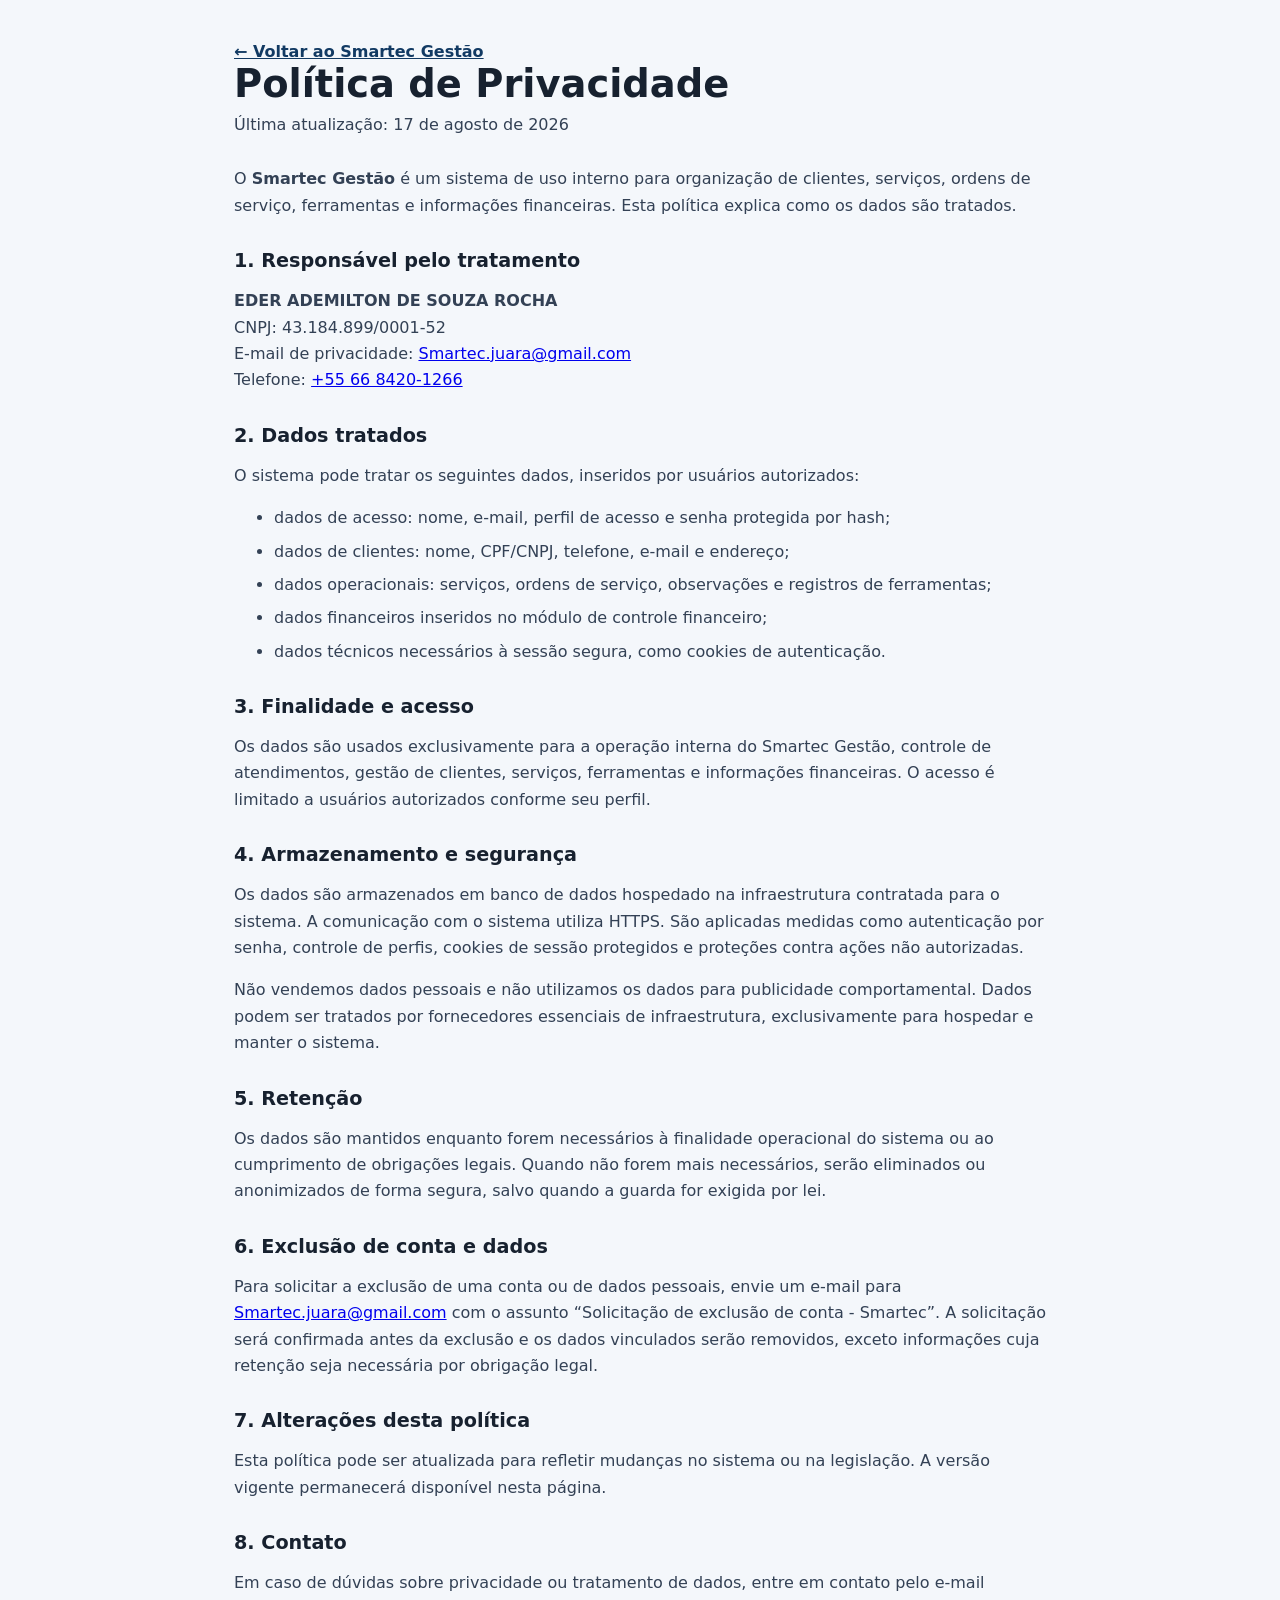
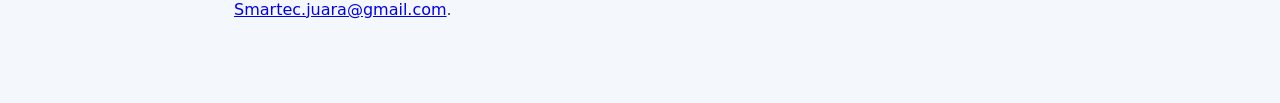
<file: privacidade.html>
<!doctype html>
<html lang="pt-BR">
<head>
  <meta charset="utf-8">
  <meta name="viewport" content="width=device-width, initial-scale=1, viewport-fit=cover">
  <meta name="theme-color" content="#123a63">
  <meta name="description" content="Política de Privacidade do Smartec Gestão.">
  <link rel="stylesheet" href="styles.css">
  <title>Política de Privacidade · Smartec Gestão</title>
</head>
<body>
  <main class="privacy-page">
    <a class="back-link" href="./">← Voltar ao Smartec Gestão</a>
    <h1>Política de Privacidade</h1>
    <p class="subtitle">Última atualização: 17 de agosto de 2026</p>

    <p>O <strong>Smartec Gestão</strong> é um sistema de uso interno para organização de clientes, serviços, ordens de serviço, ferramentas e informações financeiras. Esta política explica como os dados são tratados.</p>

    <h2>1. Responsável pelo tratamento</h2>
    <p><strong>EDER ADEMILTON DE SOUZA ROCHA</strong><br>CNPJ: 43.184.899/0001-52<br>E-mail de privacidade: <a href="mailto:Smartec.juara@gmail.com">Smartec.juara@gmail.com</a><br>Telefone: <a href="tel:+556684201266">+55 66 8420-1266</a></p>

    <h2>2. Dados tratados</h2>
    <p>O sistema pode tratar os seguintes dados, inseridos por usuários autorizados:</p>
    <ul>
      <li>dados de acesso: nome, e-mail, perfil de acesso e senha protegida por hash;</li>
      <li>dados de clientes: nome, CPF/CNPJ, telefone, e-mail e endereço;</li>
      <li>dados operacionais: serviços, ordens de serviço, observações e registros de ferramentas;</li>
      <li>dados financeiros inseridos no módulo de controle financeiro;</li>
      <li>dados técnicos necessários à sessão segura, como cookies de autenticação.</li>
    </ul>

    <h2>3. Finalidade e acesso</h2>
    <p>Os dados são usados exclusivamente para a operação interna do Smartec Gestão, controle de atendimentos, gestão de clientes, serviços, ferramentas e informações financeiras. O acesso é limitado a usuários autorizados conforme seu perfil.</p>

    <h2>4. Armazenamento e segurança</h2>
    <p>Os dados são armazenados em banco de dados hospedado na infraestrutura contratada para o sistema. A comunicação com o sistema utiliza HTTPS. São aplicadas medidas como autenticação por senha, controle de perfis, cookies de sessão protegidos e proteções contra ações não autorizadas.</p>
    <p>Não vendemos dados pessoais e não utilizamos os dados para publicidade comportamental. Dados podem ser tratados por fornecedores essenciais de infraestrutura, exclusivamente para hospedar e manter o sistema.</p>

    <h2>5. Retenção</h2>
    <p>Os dados são mantidos enquanto forem necessários à finalidade operacional do sistema ou ao cumprimento de obrigações legais. Quando não forem mais necessários, serão eliminados ou anonimizados de forma segura, salvo quando a guarda for exigida por lei.</p>

    <h2>6. Exclusão de conta e dados</h2>
    <p>Para solicitar a exclusão de uma conta ou de dados pessoais, envie um e-mail para <a href="mailto:Smartec.juara@gmail.com?subject=Solicitação%20de%20exclusão%20de%20conta%20-%20Smartec">Smartec.juara@gmail.com</a> com o assunto “Solicitação de exclusão de conta - Smartec”. A solicitação será confirmada antes da exclusão e os dados vinculados serão removidos, exceto informações cuja retenção seja necessária por obrigação legal.</p>

    <h2>7. Alterações desta política</h2>
    <p>Esta política pode ser atualizada para refletir mudanças no sistema ou na legislação. A versão vigente permanecerá disponível nesta página.</p>

    <h2>8. Contato</h2>
    <p>Em caso de dúvidas sobre privacidade ou tratamento de dados, entre em contato pelo e-mail <a href="mailto:Smartec.juara@gmail.com">Smartec.juara@gmail.com</a>.</p>
  </main>
</body>
</html>
</file>
<file: styles.css>
:root { color-scheme: light; font-family: Inter, system-ui, sans-serif; color: #17212f; background: #f4f7fb; }
* { box-sizing: border-box; }
body { margin: 0; min-width: 320px; }
.app-shell { min-height: 100vh; display: grid; grid-template-columns: 248px 1fr; }
.topbar { display: none; }
.sidebar { padding: 28px 16px; background: #123a63; color: #fff; display: flex; flex-direction: column; gap: 7px; }
.sidebar::before { content: 'SMARTEC'; font-weight: 800; letter-spacing: .14em; padding: 8px 12px 26px; }
.sidebar a { color: #dceafd; text-decoration: none; padding: 12px; border-radius: 8px; }
.sidebar a:hover, .sidebar a[aria-current='page'] { background: #215782; color: #fff; }
.content { padding: 42px; max-width: 1200px; width: 100%; margin: 0 auto; }
h1 { margin: 0 0 8px; font-size: clamp(1.7rem, 4vw, 2.4rem); }
.subtitle { margin: 0 0 28px; color: #5b6a7c; }
.cards { display: grid; grid-template-columns: repeat(auto-fit, minmax(190px, 1fr)); gap: 16px; }
.card, .panel { background: #fff; border: 1px solid #e3eaf2; border-radius: 12px; padding: 20px; box-shadow: 0 1px 2px #18202a0a; }
.card strong { display:block; font-size: 1.9rem; color: #123a63; margin-bottom: 4px; }
.card span { color: #5b6a7c; }
.panel { margin-top: 24px; }
.panel h2 { font-size: 1.1rem; margin-top: 0; }
.panel-title { display:flex; align-items:center; justify-content:space-between; gap:12px; }
.panel-title span { color:#5b6a7c; font-size:.9rem; }
.form-grid { display:grid; grid-template-columns:repeat(2, minmax(0, 1fr)); gap:16px; }
label { display:grid; gap:6px; font-size:.9rem; font-weight:650; color:#334155; }
input, select, textarea { width:100%; border:1px solid #cbd5e1; border-radius:8px; padding:10px 11px; font:inherit; color:#17212f; background:#fff; }
input:focus, select:focus, textarea:focus { outline:3px solid #b9d6eb; border-color:#215782; }
textarea { resize:vertical; }.full { grid-column:1 / -1; }.form-actions { display:flex; justify-content:flex-end; }
button { font:inherit; cursor:pointer; }.primary { border:0; border-radius:8px; padding:11px 16px; background:#123a63; color:#fff; font-weight:700; }.primary:hover { background:#215782; }.primary:disabled { opacity:.55; cursor:not-allowed; }
.table-wrap { overflow:auto; border:1px solid #e3eaf2; border-radius:8px; } table { width:100%; border-collapse:collapse; min-width:620px; } th, td { text-align:left; padding:12px; border-bottom:1px solid #e3eaf2; font-size:.92rem; vertical-align:top; } th { background:#f8fafc; color:#526277; } tr:last-child td { border-bottom:0; }.empty { color:#5b6a7c; text-align:center; }.text-button { border:0; background:transparent; padding:0; font-weight:700; }.danger { color:#b42318; }.status { display:inline-block; padding:4px 8px; border-radius:999px; font-size:.78rem; font-weight:700; background:#e8eef5; color:#334155; }.status.aberta { background:#dbeafe; color:#1d4ed8; }.status.em-andamento { background:#fef3c7; color:#92400e; }.status.concluida { background:#dcfce7; color:#166534; }.status.aguardando-aprovacao { background:#f3e8ff; color:#7e22ce; }
.actions { white-space:nowrap; }.actions a,.button-link { color:#123a63; font-weight:700; text-decoration:none; margin-right:10px; }.detail dl { display:grid; grid-template-columns:150px 1fr; gap:12px; margin:0; }.detail dt { font-weight:700; color:#526277; }.detail dd { margin:0; white-space:pre-wrap; }
.order-photo { display:block; max-width:100%; max-height:360px; margin-top:20px; border-radius:8px; }
@media print { .topbar,.sidebar,.subtitle,.form-grid,.table-wrap,.notice,.actions,.button-link { display:none !important; } .content { padding:0; } .panel { border:0; box-shadow:none; } }
.notice { border-left: 4px solid #e0a125; background: #fff8e8; padding: 14px; border-radius: 4px; }
.module-list { display: grid; grid-template-columns: repeat(auto-fit, minmax(220px, 1fr)); gap: 12px; padding: 0; list-style: none; }
.module-list li { padding: 14px; border: 1px solid #e3eaf2; border-radius: 8px; }
.module-list strong { display: block; margin-bottom: 4px; }
.install-button { border: 0; border-radius: 7px; padding: 8px 12px; background: #fff; color: #123a63; font-weight: 700; }
.legal-footer { margin-top: 36px; padding: 16px 0 4px; border-top: 1px solid #e3eaf2; color: #5b6a7c; font-size: .9rem; }
.legal-footer a { color: #123a63; font-weight: 700; }
.privacy-page { max-width: 860px; margin: 0 auto; padding: 42px 24px 64px; }
.privacy-page h1 { margin-bottom: 6px; }.privacy-page h2 { margin-top: 30px; font-size: 1.2rem; }.privacy-page p, .privacy-page li { color: #334155; line-height: 1.65; }.privacy-page li { margin: 7px 0; }.privacy-page .back-link { color: #123a63; font-weight: 700; }
.menu-button { display: none; }
@media (max-width: 720px) {
  .app-shell { display:block; }
  .topbar { padding: 12px 16px; display:flex; align-items:center; gap:12px; justify-content:space-between; background:#123a63; color:#fff; position:sticky; top:0; z-index:2; }
  .topbar div { display:grid; margin-right:auto; }.topbar span { font-size:.75rem; color:#cbdced; }
  .menu-button { display:block; border:0; background:transparent; color:#fff; font-size:1.5rem; }
  .sidebar { display:none; padding:12px; }.sidebar.open { display:flex; }.sidebar::before { display:none; }
  .content { padding:24px 16px; }
  .form-grid { grid-template-columns:1fr; }.full { grid-column:auto; }.form-actions { justify-content:stretch; }.form-actions .primary { width:100%; }
}
</file>
